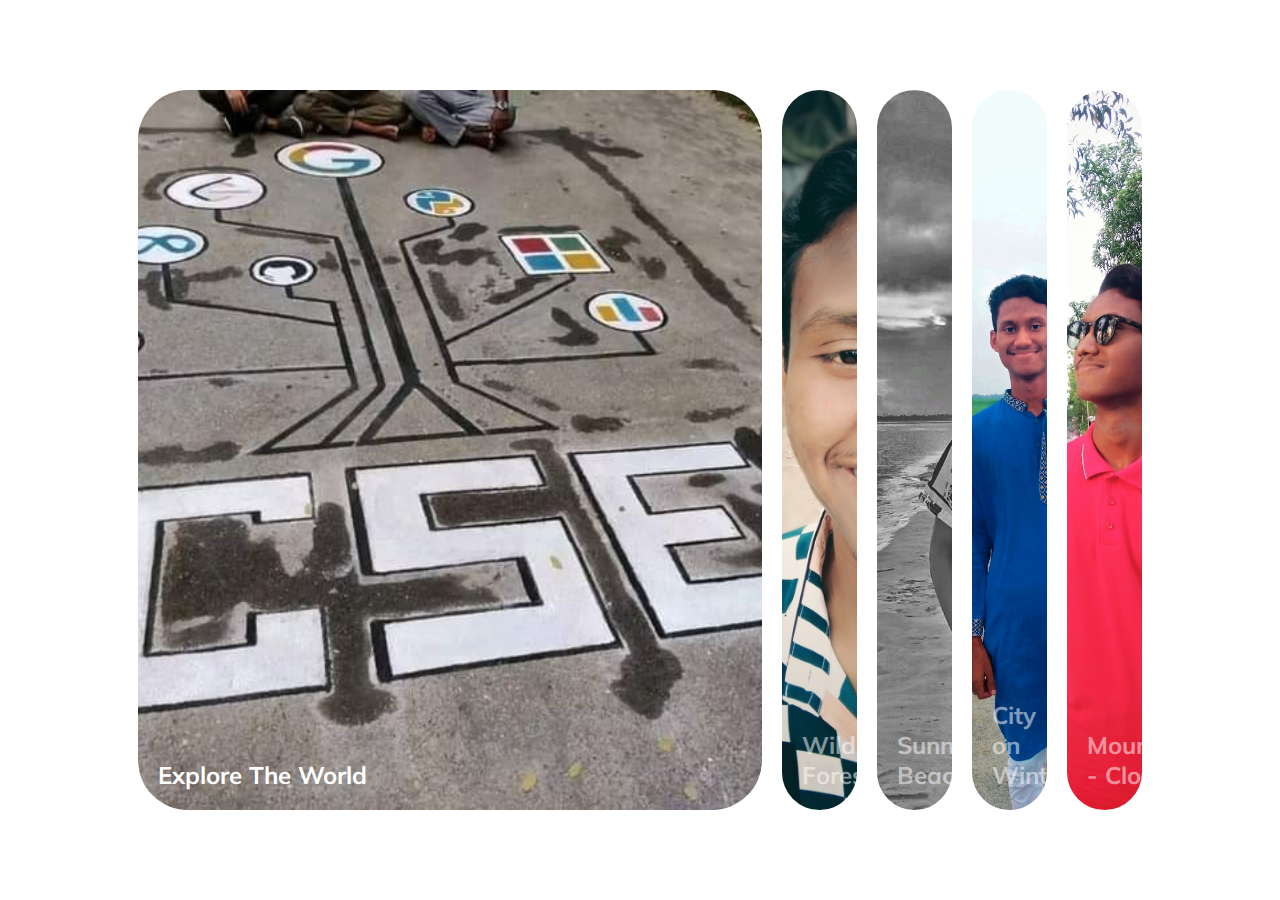
<file: index.html>
<!DOCTYPE html>
<html lang="en">
<head>
    <meta charset="UTF-8">
    <meta name="viewport" content="width=device-width, initial-scale=1.0">
    <title>Document</title>
    <link rel="stylesheet" href="style.css">
</head>
<body>
    <div class="container">
        <div class="panel active" style="background-image: url(FB_IMG_1660033906429.jpg)">
          <h3>Explore The World</h3>
        </div>
        <div class="panel" style="background-image: url(IMG_20220711_145715_756-01.jpeg)">
          <h3>Wild Forest</h3>
        </div>
        <div class="panel" style="background-image: url(IMG-20220711-WA0032-01.jpeg)">
          <h3>Sunny Beach</h3>
        </div>
        <div class="panel" style="background-image: url(PICNIC_20220610_173606370-01-01-01.jpeg)">
          <h3>City on Winter</h3>
        </div>
        <div class="panel" style="background-image: url(Polish_20210722_222232344-01.jpeg)">
          <h3>Mountains - Clouds</h3>
        </div>
  
      </div>

      <script>


let p = document.querySelectorAll('.panel')

p.forEach(panel =>{
  panel.addEventListener('click',()=>{
    removeActiveClasses()
    panel.classList.add('active')
  })
})

function removeActiveClasses() {
    p.forEach(panel => {
        panel.classList.remove('active')
    })
}
      </script>
    
</body>
</html>
</file>
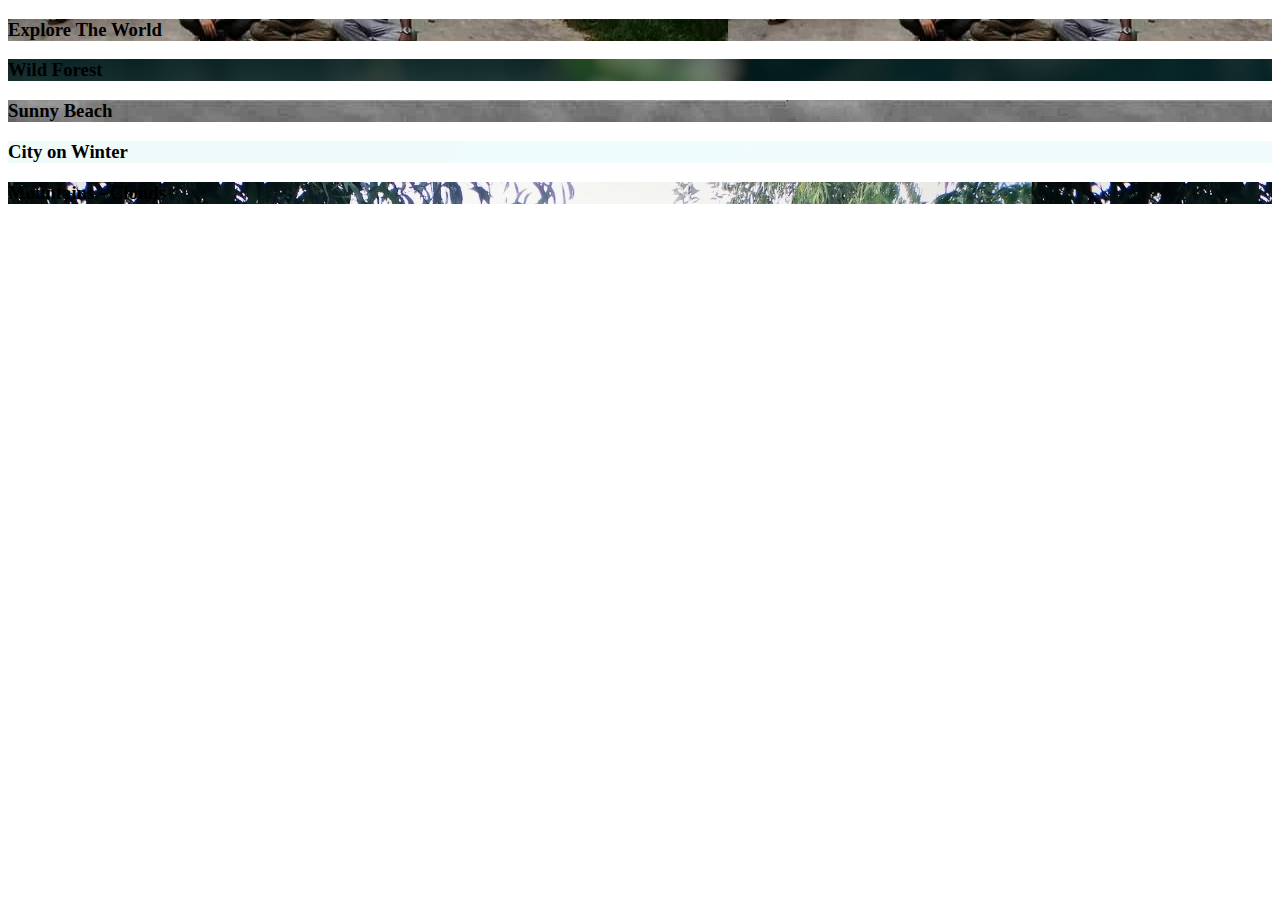
<file: project7.html>
<!DOCTYPE html>
<html lang="en">
<head>
    <meta charset="UTF-8">
    <meta name="viewport" content="width=device-width, initial-scale=1.0">
    <title>Document</title>
    <link rel="stylesheet" href="C:\Users\Nadim Mostofa\Desktop\Project\style6.css">
</head>
<body>
    <div class="container">
        <div class="panel active" style="background-image: url(FB_IMG_1660033906429.jpg)">
          <h3>Explore The World</h3>
        </div>
        <div class="panel" style="background-image: url(IMG_20220711_145715_756-01.jpeg)">
          <h3>Wild Forest</h3>
        </div>
        <div class="panel" style="background-image: url(IMG-20220711-WA0032-01.jpeg)">
          <h3>Sunny Beach</h3>
        </div>
        <div class="panel" style="background-image: url(PICNIC_20220610_173606370-01-01-01.jpeg)">
          <h3>City on Winter</h3>
        </div>
        <div class="panel" style="background-image: url(Polish_20210722_222232344-01.jpeg)">
          <h3>Mountains - Clouds</h3>
        </div>
  
      </div>

      <script>


let p = document.querySelectorAll('.panel')

p.forEach(panel =>{
  panel.addEventListener('click',()=>{
    removeActiveClasses()
    panel.classList.add('active')
  })
})

function removeActiveClasses() {
    p.forEach(panel => {
        panel.classList.remove('active')
    })
}
      </script>
    
</body>
</html>
</file>
<file: style.css>
@import url('https://fonts.googleapis.com/css?family=Muli&display=swap');

* {
  box-sizing: border-box;
}

body{
  font-family: 'Muli', sans-serif;
  display: flex;
  align-items: center;
  justify-content: center;
  height: 100vh;
  overflow: hidden;
  margin: 0;
}

.container{
  display: flex;
  width: 80vw;
}

.panel{
  background-size: cover;
  background-position: center;
  background-repeat: no-repeat;
  height: 80vh;
  border-radius: 50px;
  color: #fff;
  cursor: pointer;
  flex: 0.6;
  margin: 10px;
  position: relative;
  transition: all 700ms ease-in;
}

.panel h3{
  font-size: 24px ;
  position: absolute;
  bottom: 20px;
  left: 20px;
  margin: 0;
  opacity: 0.5;
}
 .panel:hover{
  border: 2px solid lightcoral;
}
.panel.active {
  flex: 5;
}

.panel.active h3 {
  opacity: 1;
  transition: opacity 0.3s ease-in 0.4s;
}

@media (max-width: 480px) {
  .container {
    width: 100vw;
  }

  .panel:nth-of-type(4),
  .panel:nth-of-type(5) {
    display: none;
  }
}
</file>
